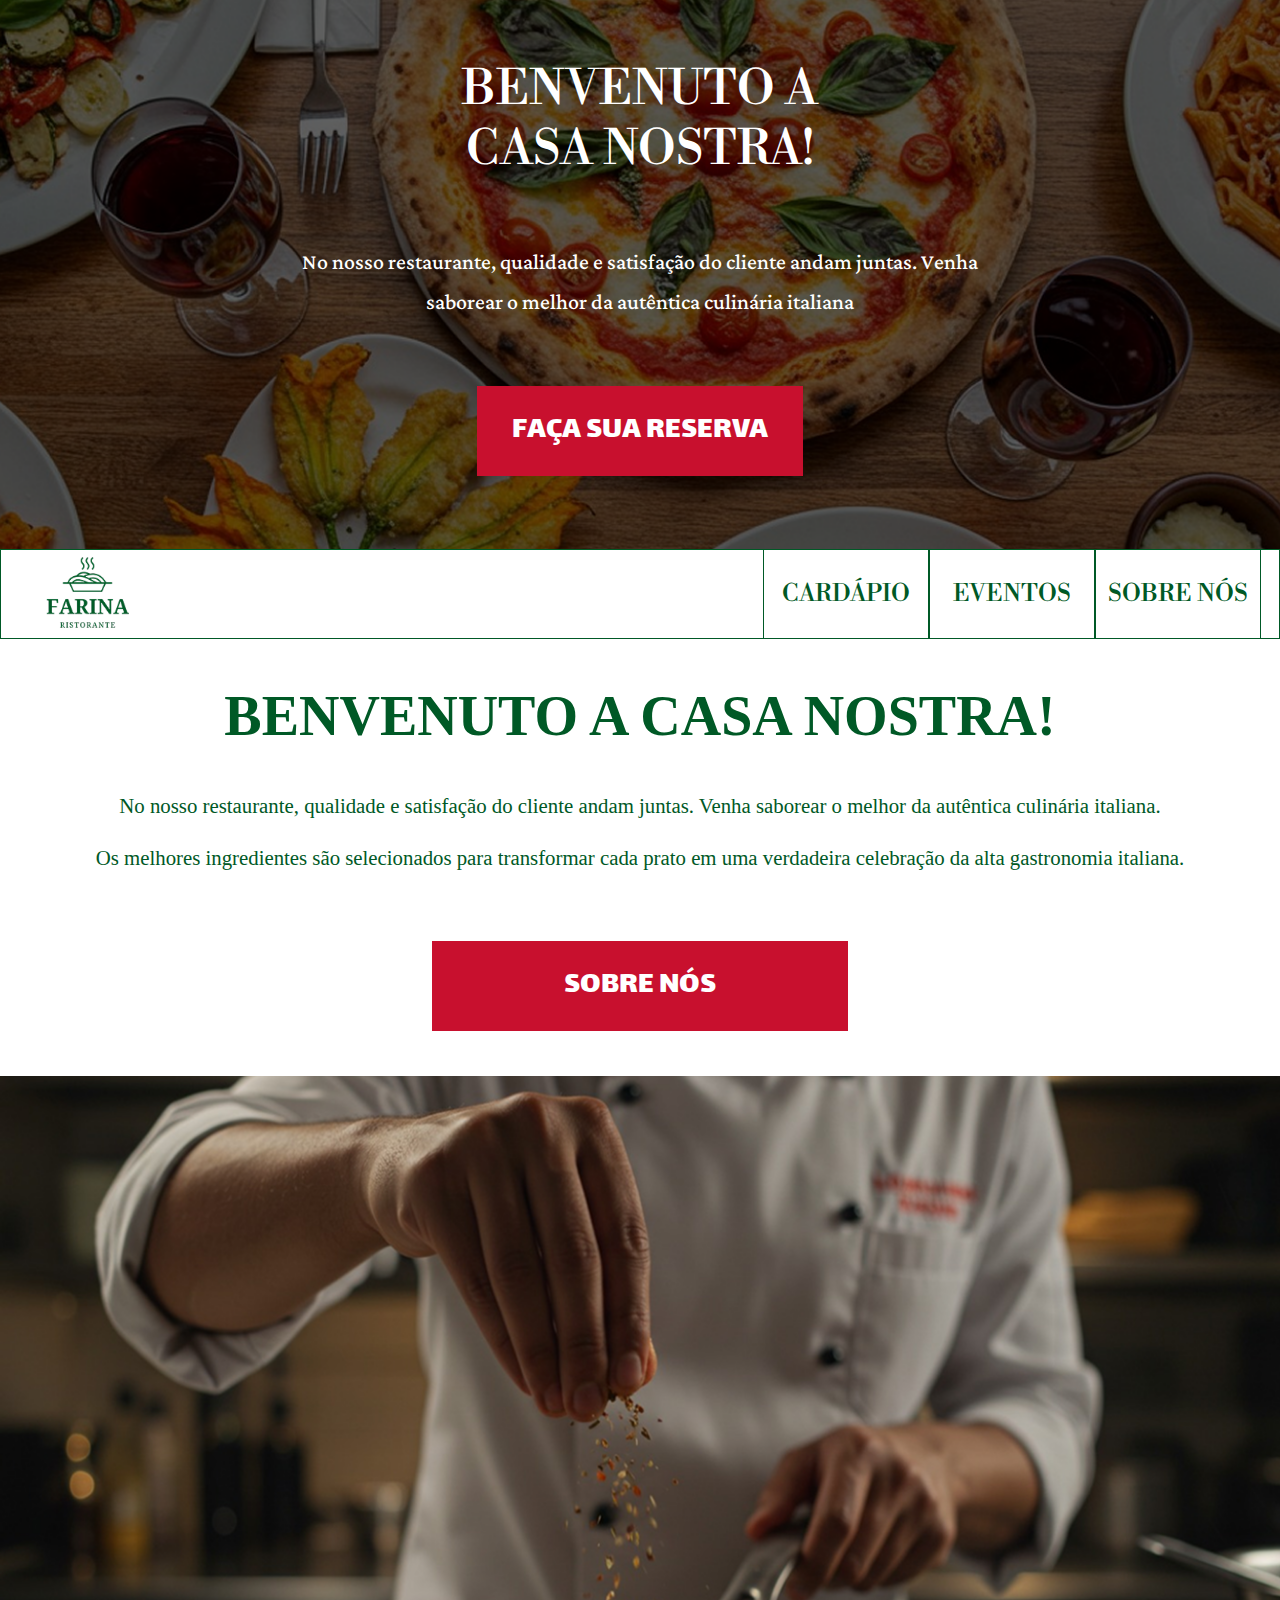
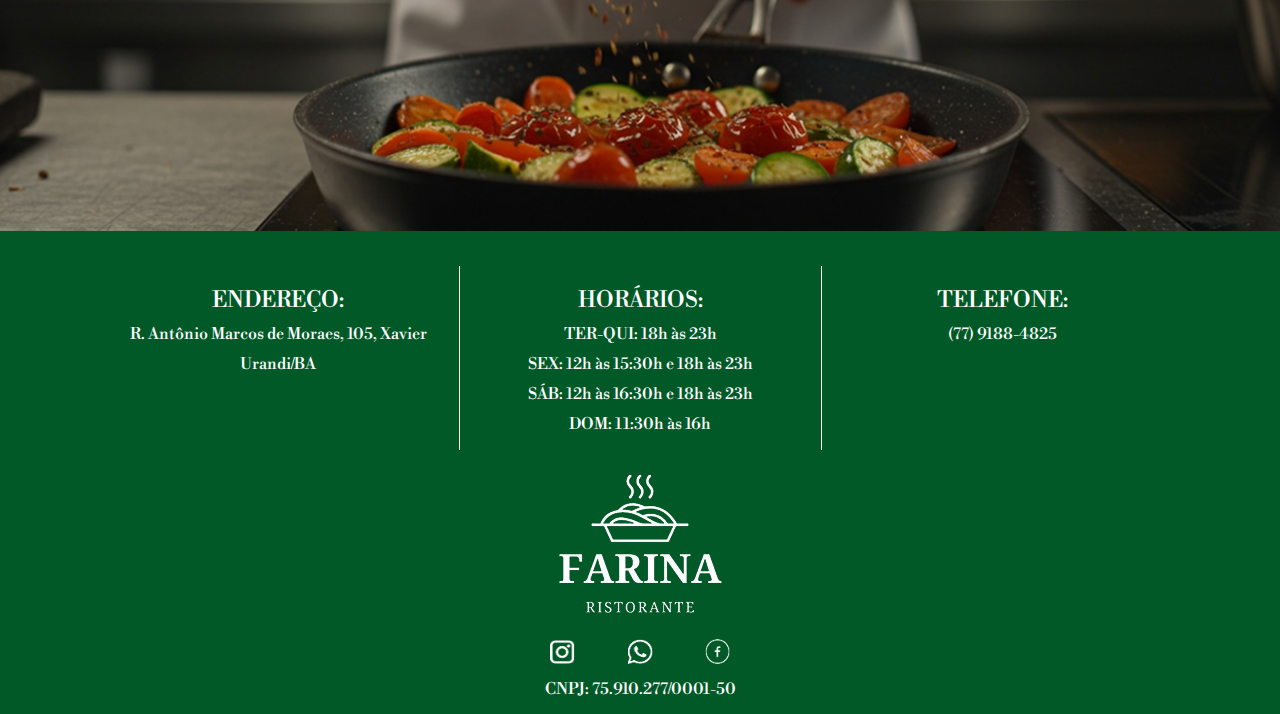
<file: index.html>
<!DOCTYPE html>
<html lang="pt-br">
<head>
    <meta charset="UTF-8">
    <meta name="viewport" content="width=device-width, initial-scale=1.0">
    <link rel="stylesheet" href="src/styles/style.css">
    <link rel="stylesheet" href="src/styles/index.css">
    <link rel="stylesheet" href="src/styles/footer.css">
    <link rel="stylesheet" href="src/styles/nav.css">
    <title>Home</title>
</head>
<body>
    <header>
        <h1>BENVENUTO A <br> CASA NOSTRA!</h1>
        <p id="paragrafo-header">No nosso restaurante, qualidade e satisfação do cliente andam juntas. Venha saborear o melhor da autêntica culinária italiana</p>
        <a class="btn-destaque" href="https://wa.me/557791884825?text=Olá%2C%20gostaria%20de%20fazer%20uma%20reserva" target="_blank">FAÇA SUA RESERVA</a>
    </header>

    <div id="nav"></div>

    <main>
        <section id="section-home">
            <div class="div-section" id="div-section-text">
                <h2>BENVENUTO A CASA NOSTRA!</h2>
                <p>
                    No nosso restaurante, qualidade e satisfação do cliente andam juntas. Venha saborear o melhor da autêntica culinária italiana.
                </p>
                <br>
                <p>
                    Os melhores ingredientes são selecionados para transformar cada prato em uma verdadeira celebração da alta gastronomia italiana.
                </p>

                <a class="btn-destaque" href="#">
                    SOBRE NÓS
                </a>
            </div>

            <div class="div-section" id="div-section-img">
                <img id="img-cozinheiro-extended" src="/src/assets/img/cozinheiro-temperando-extended.png" alt="Cozinheiro Temperando">
                <img id="img-cozinheiro" src="/src/assets/img/cozinheiro-temperando.png" alt="Cozinheiro Temperando">
            </div>
        </section>
    </main>

    <div id="footer"></div>

    <script src="src/scripts/carregarComponentes.js"></script>
    <script>
        carregarComponente("#nav", "components/nav.html")
        carregarComponente("#footer", "components/footer.html")
    </script>
</body>
</html>
</file>
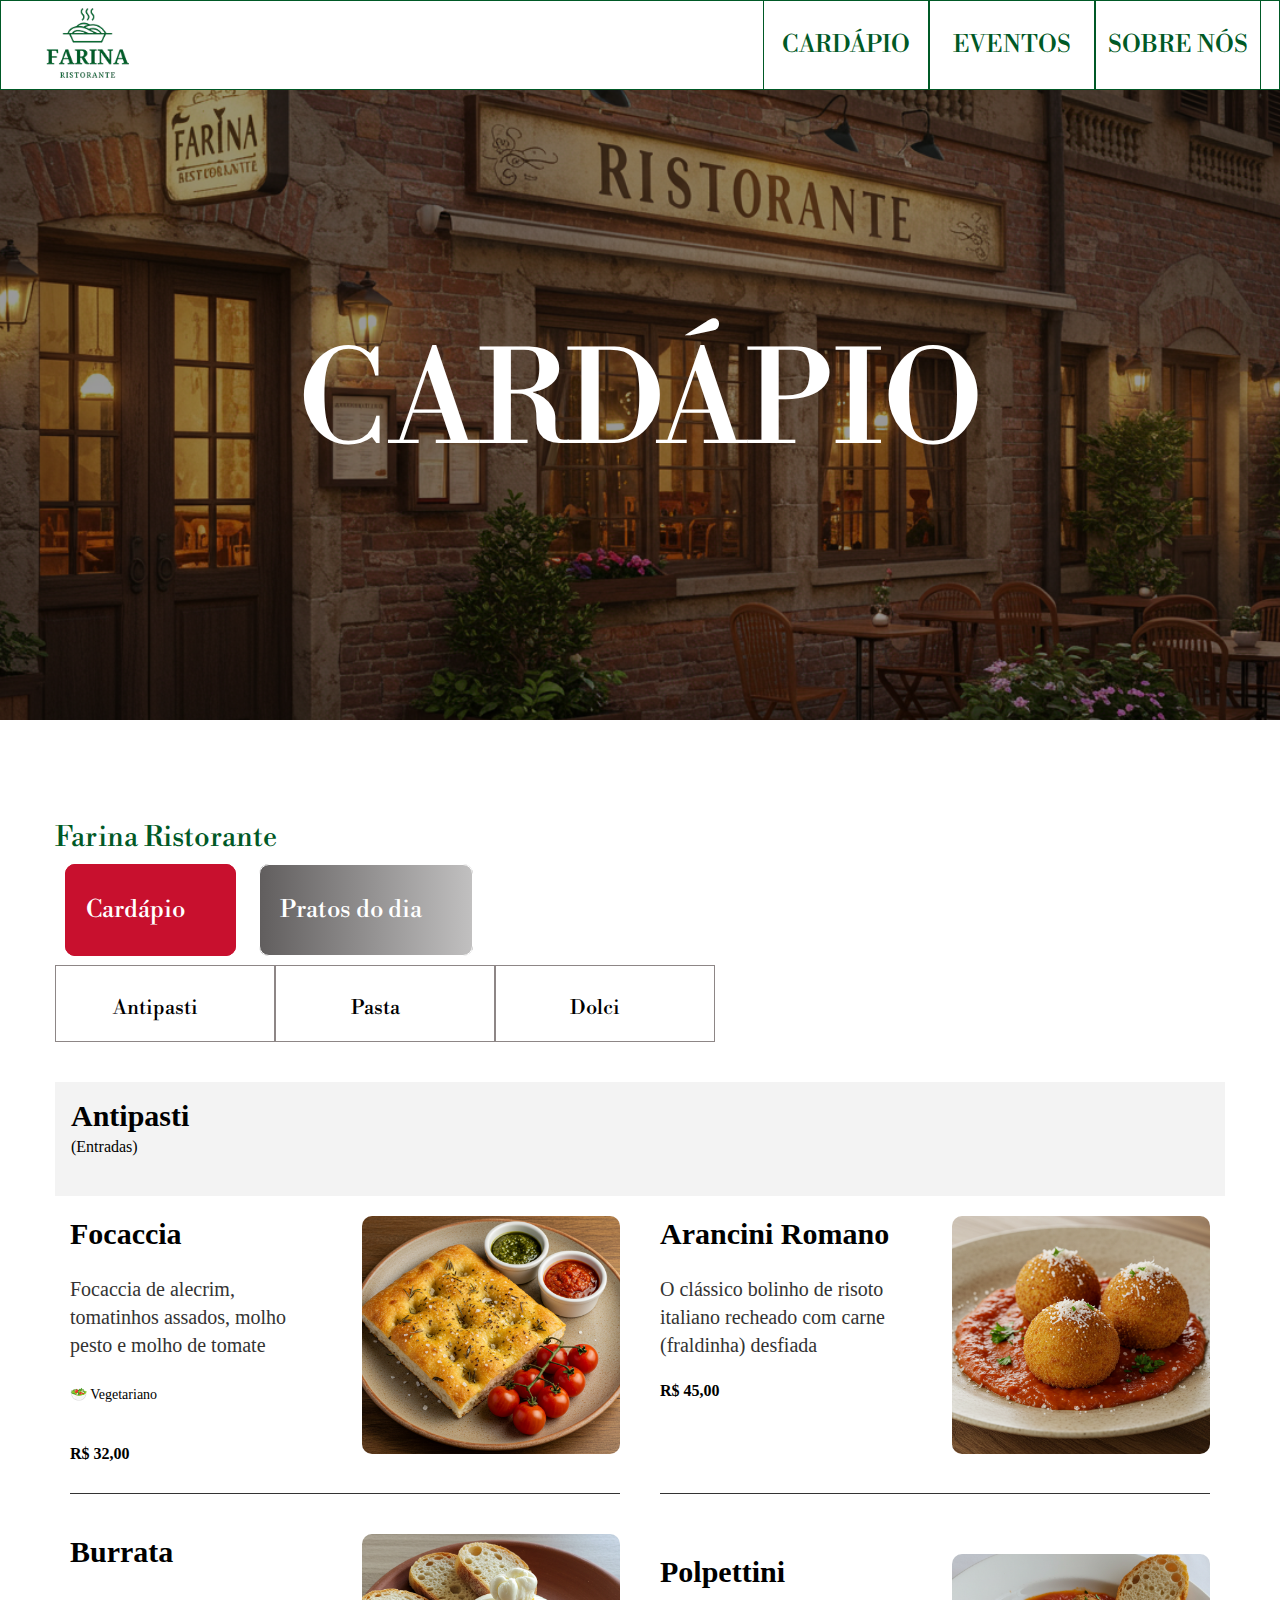
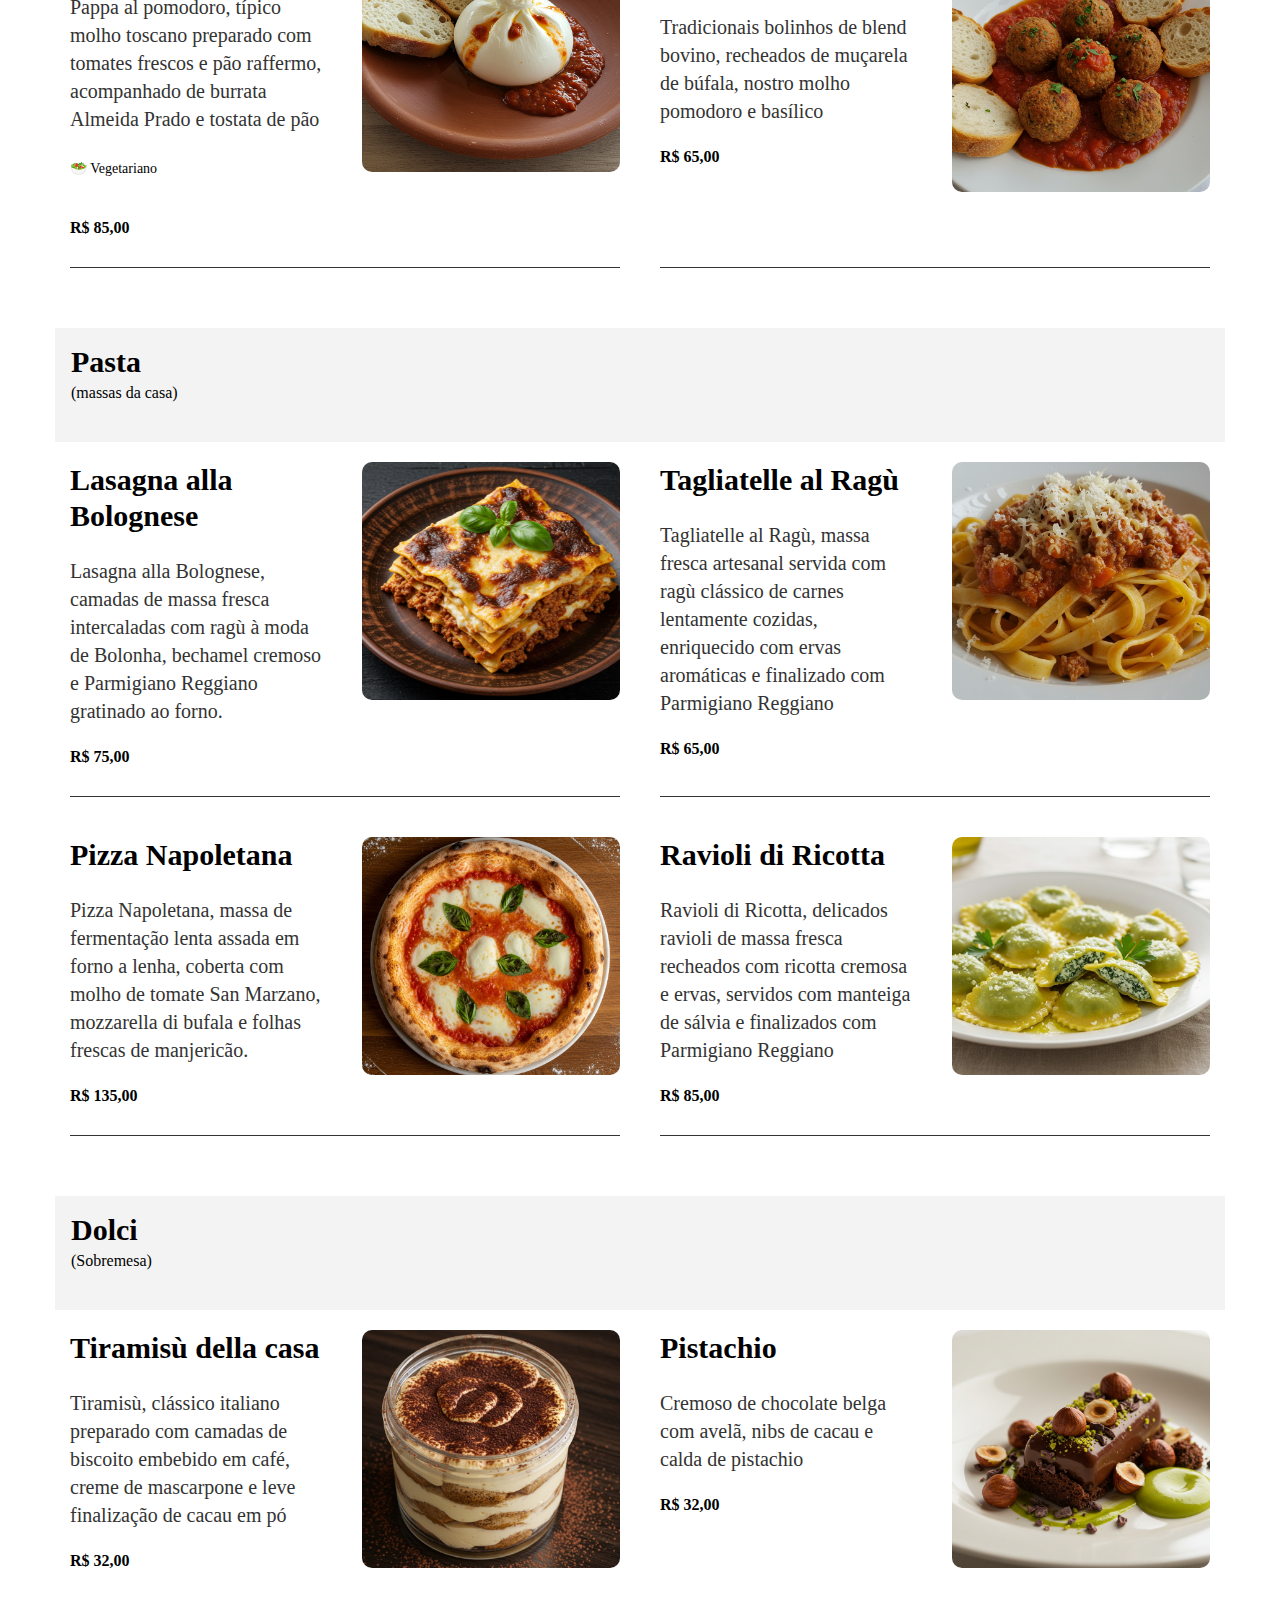
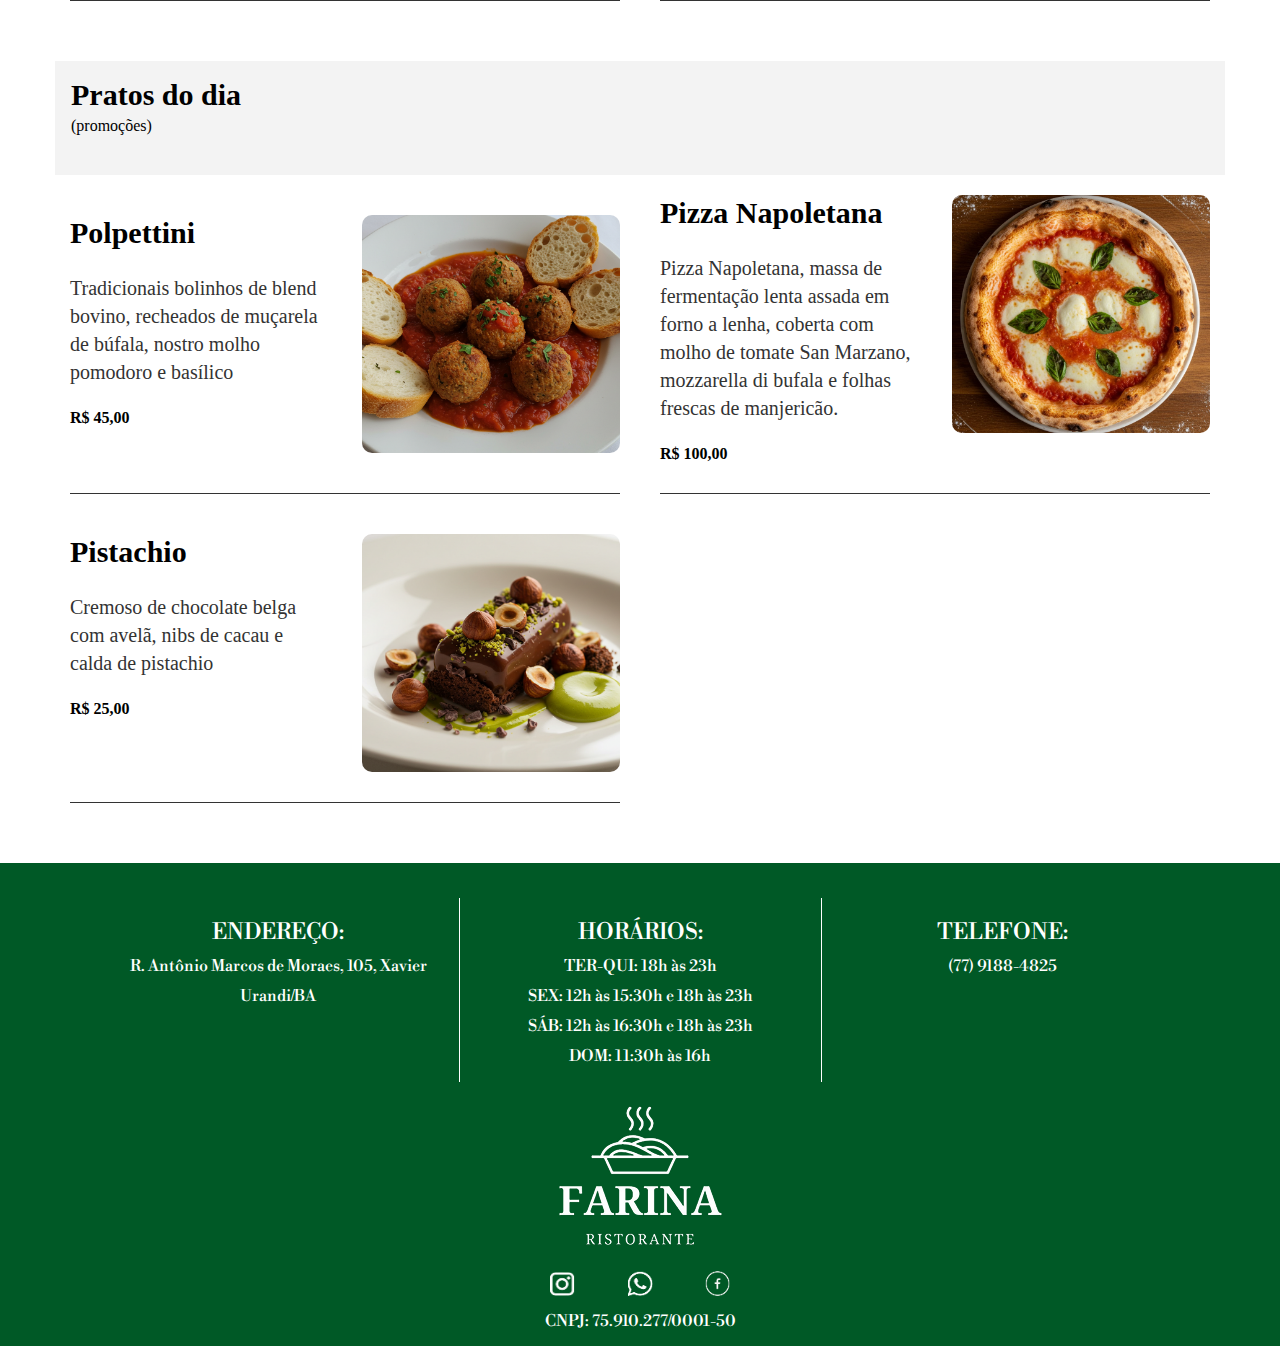
<file: cardápio.html>
<!DOCTYPE html>
<html lang="pt-br">
<head>
    <meta charset="UTF-8">
    <meta name="viewport" content="width=device-width, initial-scale=1.0">
    <link rel="stylesheet" href="./src/styles/style.css">
    <link rel="stylesheet" href="./src/styles/cardápio.css">
    <link rel="stylesheet" href="./src/styles/footer.css">
    <link rel="stylesheet" href="./src/styles/nav.css">
    <title>Cardápio</title>
</head>
<body>
    <div id="nav"></div>
    <header id="cardapio-header">
        <h1>CARDÁPIO</h1>
    </header>
    <main>
        <section id="cardapio">
            <div class="container-principal"> 
                <div class="secao-navegacao"> 
                    <div class="botões-cardápio">
                        <h3>Farina Ristorante</h3>
                        <a class="cardápio">Cardápio</a>
                        <a href="#div-dodia" class="promoção">Pratos do dia</a>
                    </div>
                    <div class="botões-categorias">
                        <a href="#div-antipasti" class="pasta">Antipasti</a>
                        <a href="#div-pasta" class="pasta">Pasta</a>
                        <a href="#div-dolci" class="pasta">Dolci</a>
                    </div>
                </div>
                
                <section id="div-antipasti" class="secao-prato">
                    <div class="cabecalho-faixa-cinza">
                        <h2 class="texto">Antipasti</h2>
                        <p>(Entradas)</p>
                    </div>
                    <div class="aba-Antipasti"> 
                        <div class="menu-grid">
                            <div class="Focaccia item-menu"> 
                                <div class="conteudo">
                                    <h2>Focaccia</h2>
                                    <p class="descricao">Focaccia de alecrim, tomatinhos assados, molho pesto e molho de tomate</p>
                                    <p class="tag">🥗 Vegetariano</p>
                                    <p class="preco">R$ 32,00</p>
                                </div>
                                <img src="./src/assets/img/foto-Focaccia.png" alt="foto-Focaccia">
                            </div>
                            <div class="Arancini-Romano item-menu">
                                <div class="conteudo">
                                    <h2>Arancini Romano</h2>
                                    <p class="descricao">O clássico bolinho de risoto italiano recheado com carne (fraldinha) desfiada</p>
                                    <p class="preço">R$ 45,00</p>
                                </div>
                                <img src="./src/assets/img/Aranci Romano.png" alt="foto-Arancini">
                            </div>
                            <div class="Burrata item-menu"> 
                                <div class="conteudo">
                                    <h2>Burrata</h2>
                                    <p class="descricao">Pappa al pomodoro, típico molho toscano preparado com tomates frescos e pão raffermo, acompanhado de burrata Almeida Prado e tostata de pão</p>
                                    <p class="tag">🥗 Vegetariano</p>
                                    <p class="preco">R$ 85,00</p>
                                </div>
                                <img src="./src/assets/img/Burrata.png" alt="foto-Burrata">
                            </div>
                            <div class="Polpettini item-menu">
                                <div class="conteudo">
                                    <h2>Polpettini</h2>
                                    <p class="descricao">Tradicionais bolinhos de blend bovino, recheados de muçarela de búfala, nostro molho pomodoro e basílico</p>
                                    <p class="preço">R$ 65,00</p>
                                </div>
                                <img src="./src/assets/img/Polpettini.png" alt="foto-Polpettini">
                            </div>
                        </div>  
                    </div>
                </section>
                
                <section id="div-pasta" class="secao-prato">
                    <div class="cabecalho-faixa-cinza">
                        <h2 class="texto">Pasta</h2>
                        <p>(massas da casa)</p>
                    </div>
                    <div class="aba-Pasta">
                        <div class="menu-grid">
                            <div class="Lasagna item-menu"> 
                                <div class="conteudo">
                                    <h2>Lasagna alla Bolognese</h2>
                                    <p class="descricao">Lasagna alla Bolognese, camadas de massa fresca intercaladas com ragù à moda de Bolonha, bechamel cremoso e Parmigiano Reggiano gratinado ao forno.</p>
                                    <p class="preco">R$ 75,00</p>
                                </div>
                                <img src="./src/assets/img/foto-lasangna.png" alt="foto-lasangna">
                            </div>
                            <div class="Tagliatelle item-menu">
                                <div class="conteudo">
                                    <h2>Tagliatelle al Ragù</h2>
                                    <p class="descricao">Tagliatelle al Ragù, massa fresca artesanal servida com ragù clássico de carnes lentamente cozidas, enriquecido com ervas aromáticas e finalizado com Parmigiano Reggiano</p>
                                    <p class="preço">R$ 65,00</p>
                                </div>
                                <img src="./src/assets/img/tagliatelle.png" alt="foto-Tagliatelle">
                            </div>
                            <div class="Pizza item-menu"> 
                                <div class="conteudo">
                                    <h2>Pizza Napoletana</h2>
                                    <p class="descricao">Pizza Napoletana, massa de fermentação lenta assada em forno a lenha, coberta com molho de tomate San Marzano, mozzarella di bufala e folhas frescas de manjericão.</p>
                                    <p class="preco">R$ 135,00</p>
                                </div>
                                <img src="./src/assets/img/pizza.png" alt="foto-Pizza">
                            </div>
                            <div class="Ravioli item-menu">
                                <div class="conteudo">
                                    <h2>Ravioli di Ricotta</h2>
                                    <p class="descricao">Ravioli di Ricotta, delicados ravioli de massa fresca recheados com ricotta cremosa e ervas, servidos com manteiga de sálvia e finalizados com Parmigiano Reggiano</p>
                                    <p class="preço">R$ 85,00</p>
                                </div>
                                <img src="./src/assets/img/ravioli.png" alt="foto-Ravioli">
                            </div>
                        </div>
                    </div>
                </section>

                <section id="div-dolci" class="secao-prato">
                    <div class="cabecalho-faixa-cinza">
                        <h2 class="texto">Dolci</h2>
                        <p>(Sobremesa)</p>
                    </div>
                    <div class="aba-Dolci">
                        <div class="menu-grid">
                            <div class="Tiramisù item-menu"> 
                                <div class="conteudo">
                                    <h2>Tiramisù della casa</h2>
                                    <p class="descricao">Tiramisù, clássico italiano preparado com camadas de biscoito embebido em café, creme de mascarpone e leve finalização de cacau em pó</p>
                                    <p class="preco">R$ 32,00</p>
                                </div>
                                <img src="./src/assets/img/tiramisú.png" alt="foto-Tiramisù">
                            </div>
                            <div class="Pistachio item-menu">
                                <div class="conteudo">
                                    <h2>Pistachio</h2>
                                    <p class="descricao">Cremoso de chocolate belga com avelã, nibs de cacau e calda de pistachio</p>
                                    <p class="preço">R$ 32,00</p>
                                </div>
                                <img src="./src/assets/img/pistachio.png" alt="foto-Pistachio">
                            </div>
                        </div>  
                    </div>
                </section>

                <section id="div-dodia" class="secao-prato">
                    <div class="cabecalho-faixa-cinza">
                        <h2 class="texto">Pratos do dia</h2>
                        <p>(promoções)</p>
                    </div>
                    <div class="aba-dodia">
                        <div class="menu-grid">
                            <div class="Polpettini item-menu">
                                <div class="conteudo">
                                    <h2>Polpettini</h2>
                                    <p class="descricao">Tradicionais bolinhos de blend bovino, recheados de muçarela de búfala, nostro molho pomodoro e basílico</p>
                                    <p class="preço">R$ 45,00</p>
                                </div>
                                <img src="./src/assets/img/Polpettini.png" alt="foto-Polpettini">
                            </div>
                            <div class="Pizza item-menu"> 
                                <div class="conteudo">
                                    <h2>Pizza Napoletana</h2>
                                    <p class="descricao">Pizza Napoletana, massa de fermentação lenta assada em forno a lenha, coberta com molho de tomate San Marzano, mozzarella di bufala e folhas frescas de manjericão.</p>
                                    <p class="preco">R$ 100,00</p>
                                </div>
                                <img src="./src/assets/img/pizza.png" alt="foto-Pizza">
                            </div>
                            <div class="Pistachio item-menu">
                                <div class="conteudo">
                                    <h2>Pistachio</h2>
                                    <p class="descricao">Cremoso de chocolate belga com avelã, nibs de cacau e calda de pistachio</p>
                                    <p class="preço">R$ 25,00</p>
                                </div>
                                <img src="./src/assets/img/pistachio.png" alt="foto-Pistachio">
                            </div>
                        </div>
                    </div>
                </section>
            </div>
        </main>
    </section>
    </main>


    <div id="footer"></div>

    <script src="./src/scripts/carregarComponentes.js"></script>
    <script>
        carregarComponente("#nav", "./components/nav.html")
        carregarComponente("#footer", "./components/footer.html")
    </script>
    
</body>
</html>
</file>
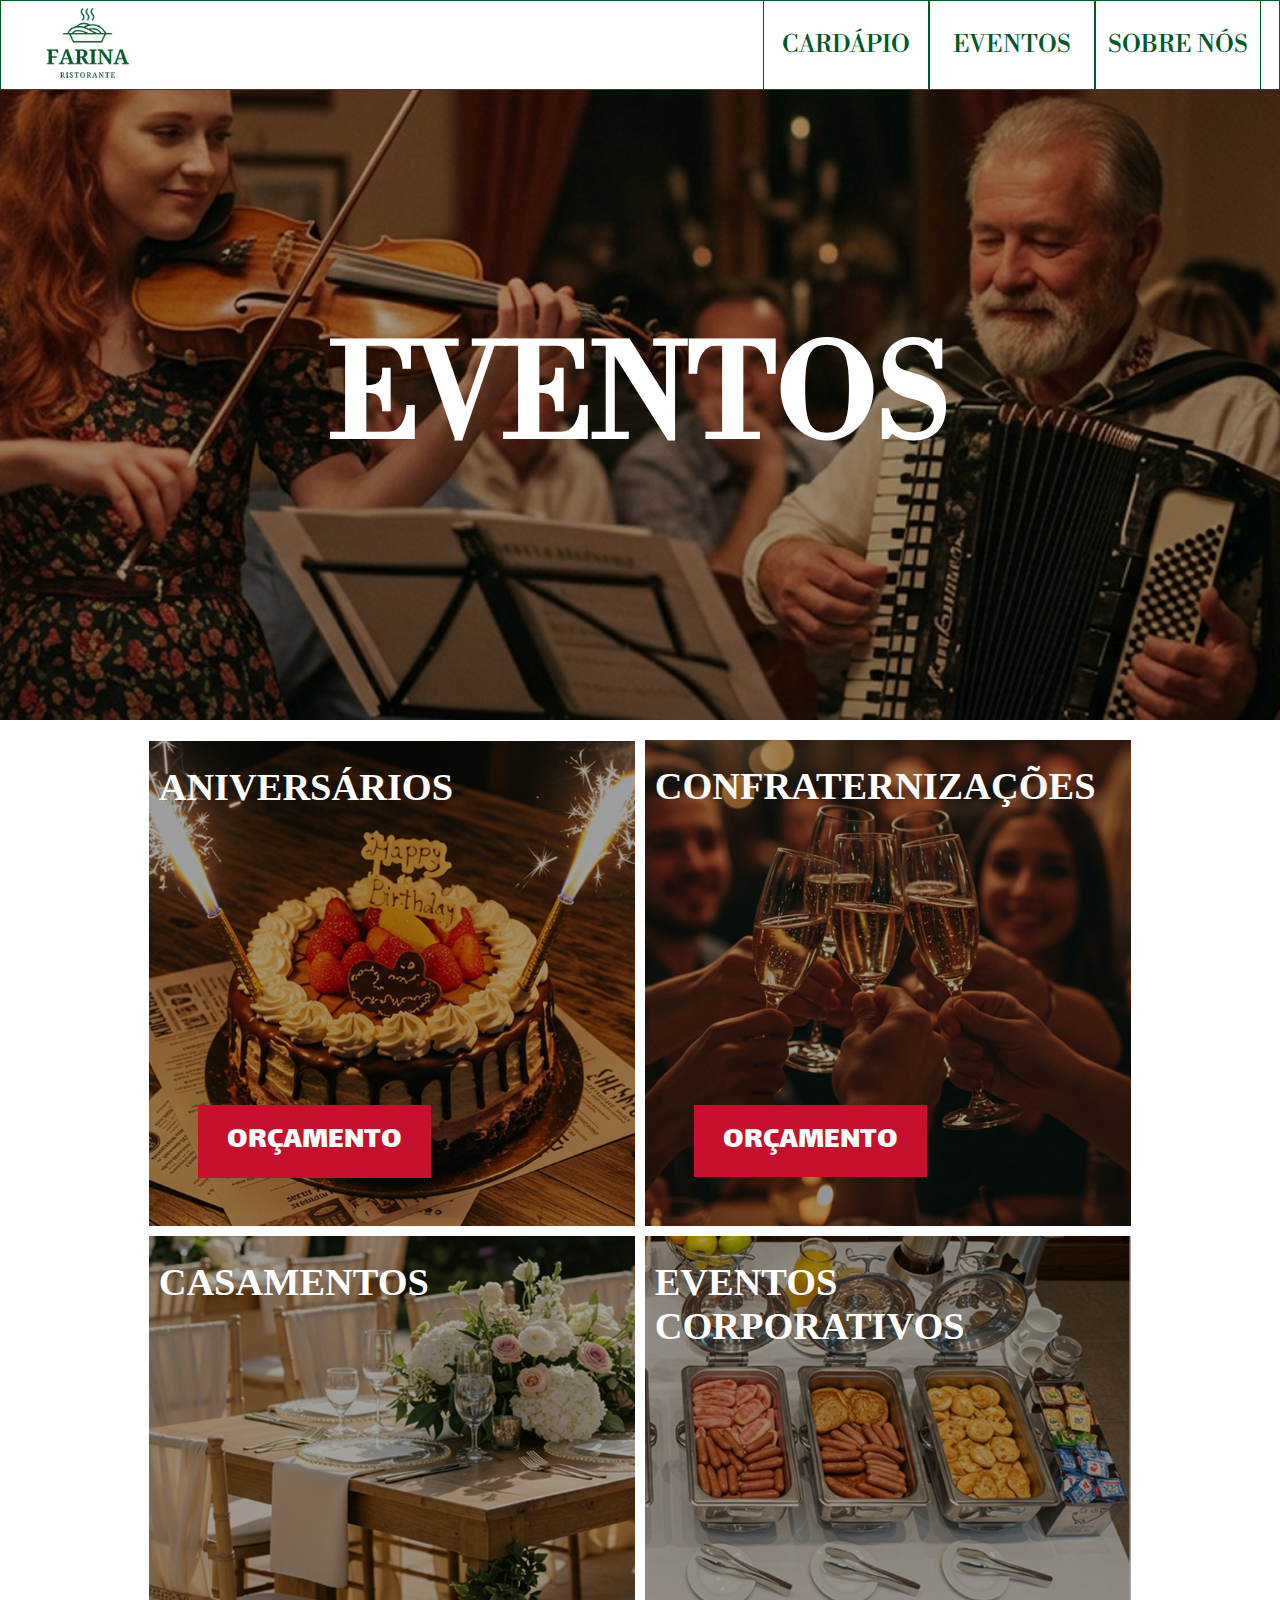
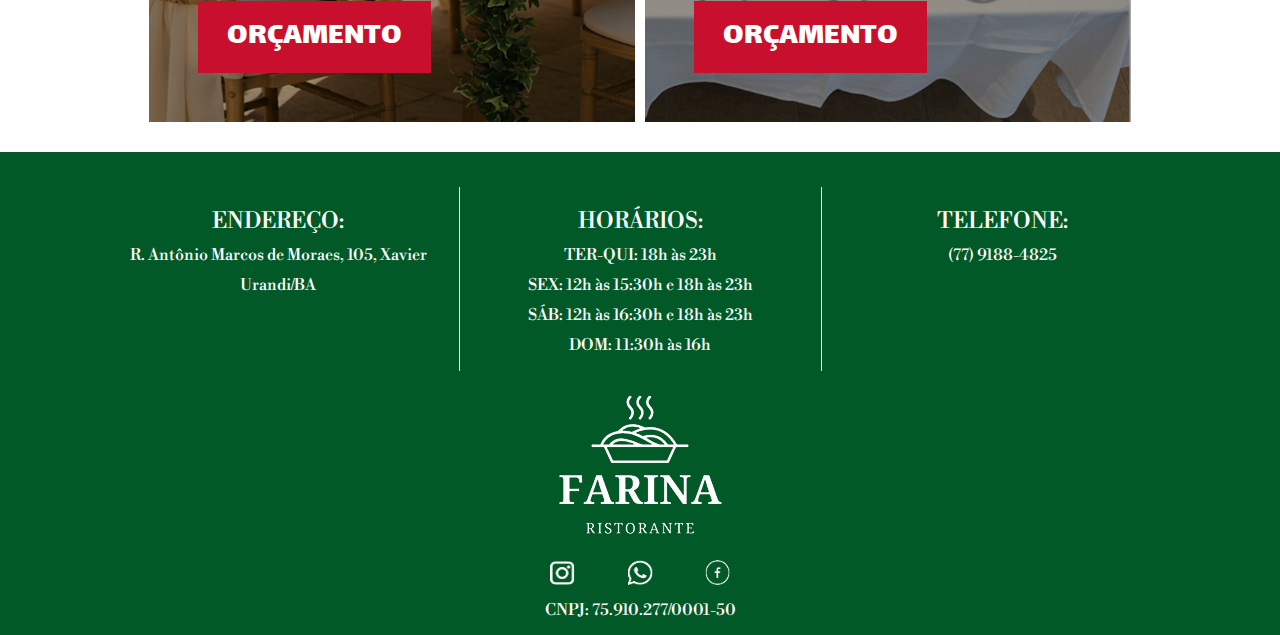
<file: eventos.html>
<!DOCTYPE html>
<html lang="pt-br">
<head>
    <meta charset="UTF-8">
    <meta name="viewport" content="width=device-width, initial-scale=1.0">
    <link rel="stylesheet" href="./src/styles/style.css">
    <link rel="stylesheet" href="./src/styles/eventos.css">
    <link rel="stylesheet" href="./src/styles/footer.css">
    <link rel="stylesheet" href="./src/styles/nav.css">
    <title>Eventos</title>
</head>
<body>
    <div id="nav"></div>

    <header>
        <h1>EVENTOS</h1>
    </header>

    <main>
        <section id="section-eventos">
            <div id="div-limitadora-tamanho">

                <article id="article-aniversario" class="eventos">

                    <img src="./src/assets/img/aniversarios.png" alt="Aniversários">

                    <h2>ANIVERSÁRIOS</h2>

                    <a href="./orcamento.html" class="btn-orcamento">ORÇAMENTO</a>
                </article>

                <article id="article-confraternizacao" class="eventos">
                    
                    <img src="../src/assets/img/confraternizacoes.png" alt="Confraternizações">

                    <h2>CONFRATERNIZAÇÕES</h2>

                    <a href="./orcamento.html" class="btn-orcamento">ORÇAMENTO</a>
                </article>

                <article id="article-casamento" class="eventos">

                    <img src="./src/assets/img/casamentos.png" alt="Casamentos">

                    <h2>CASAMENTOS</h2>

                    <a href="./orcamento.html" class="btn-orcamento">ORÇAMENTO</a>
                </article>

                <article id="article-evento-corporativo" class="eventos">

                    <img src="./src/assets/img/eventos-c.png" alt="Eventos Corporativos">

                    <h2>EVENTOS CORPORATIVOS</h2>

                    <a href="./orcamento.html" class="btn-orcamento">ORÇAMENTO</a>
                </article>

            </div>
        </section>
    </main>

    <div id="footer"></div>

    <script src="./src/scripts/carregarComponentes.js"></script>
    <script>
        carregarComponente("#nav", "./components/nav.html")
        carregarComponente("#footer", "./components/footer.html")
    </script>
</body>
</html>
</file>
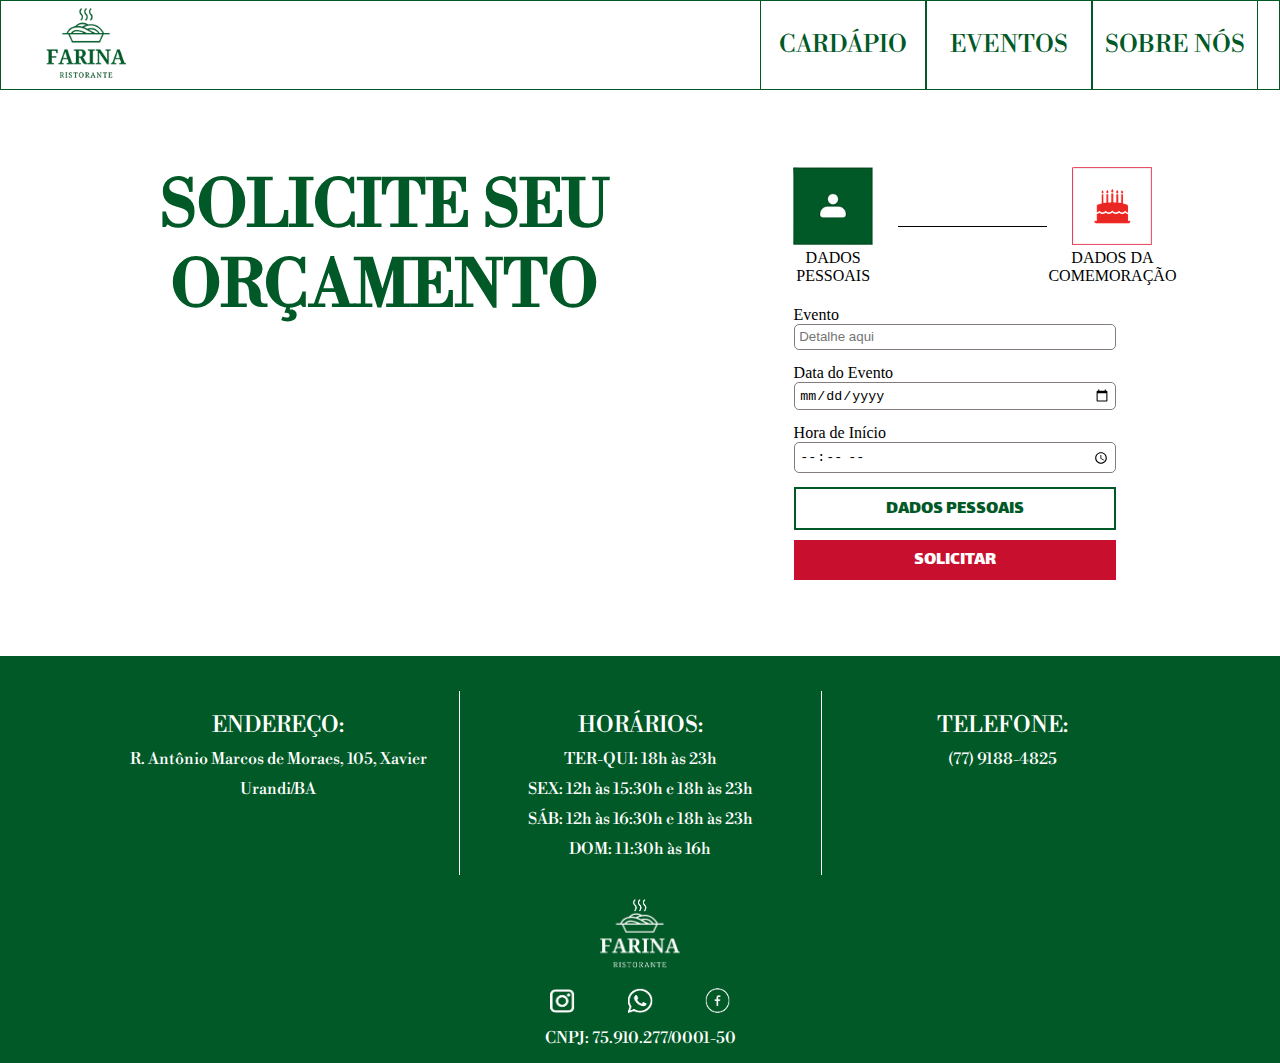
<file: orcamento-pt2.html>
<!DOCTYPE html>
<html lang="pt-br">
<head>
    <meta charset="UTF-8">
    <meta name="viewport" content="width=device-width, initial-scale=1.0">
    <link rel="stylesheet" href="./src/styles/style.css">
    <link rel="stylesheet" href="./src/styles/orcamento2.css">
    <link rel="stylesheet" href="./src/styles/footer.css">
    <link rel="stylesheet" href="./src/styles/nav.css">
    <title>Orçamento</title>
</head>
<body>
    <div id="nav"></div>

    <main>
        <section>
            <div id="div-text">
                <h1>SOLICITE SEU<br>ORÇAMENTO</h1>
            </div>

            <div id="div-form">
                <div id="icones">
                    <div class="icon-dados">
                        <img src="./src/assets/img/dados-pessoais-ok.png" alt="Icone representando que você está na página de cadastro dos dados pessoais">
                        <p>DADOS PESSOAIS</p>
                    </div>
                    
                    
                    <div id="traco"></div>
                    
                    <div class="icon-dados">
                        <img src="./src/assets/img/dados-comemoracao-2.png" alt="Icone representando que a próxima página será a de cadastro das informações da comemoração">
                        <p>DADOS DA COMEMORAÇÃO</p>
                    </div>
                </div>

                <div id="formulario">
                    <form>
                        <label for="evento">Evento</label>
                        <input type="text" name="evento" id="evento" placeholder="Detalhe aqui">
                        <label for="data">Data do Evento</label>
                        <input type="date" name="data" id="data">
                        <label for="hora">Hora de Início</label>
                        <input type="time" name="hora" id="hora">

                        <a href="./orcamento.html" id="btn-voltar" class="btn">DADOS PESSOAIS</a>
                        <a href="#" id="btn-solicitar" class="btn">SOLICITAR</a>
                    </form>
                </div>
            </div>
        </section>
    </main>

    <div id="footer"></div>
    
    <script src="./src/scripts/carregarComponentes.js"></script>
    <script>
        carregarComponente("#nav", "./components/nav.html")
        carregarComponente("#footer", "./components/footer.html")
    </script>
</body>
</html>
</file>
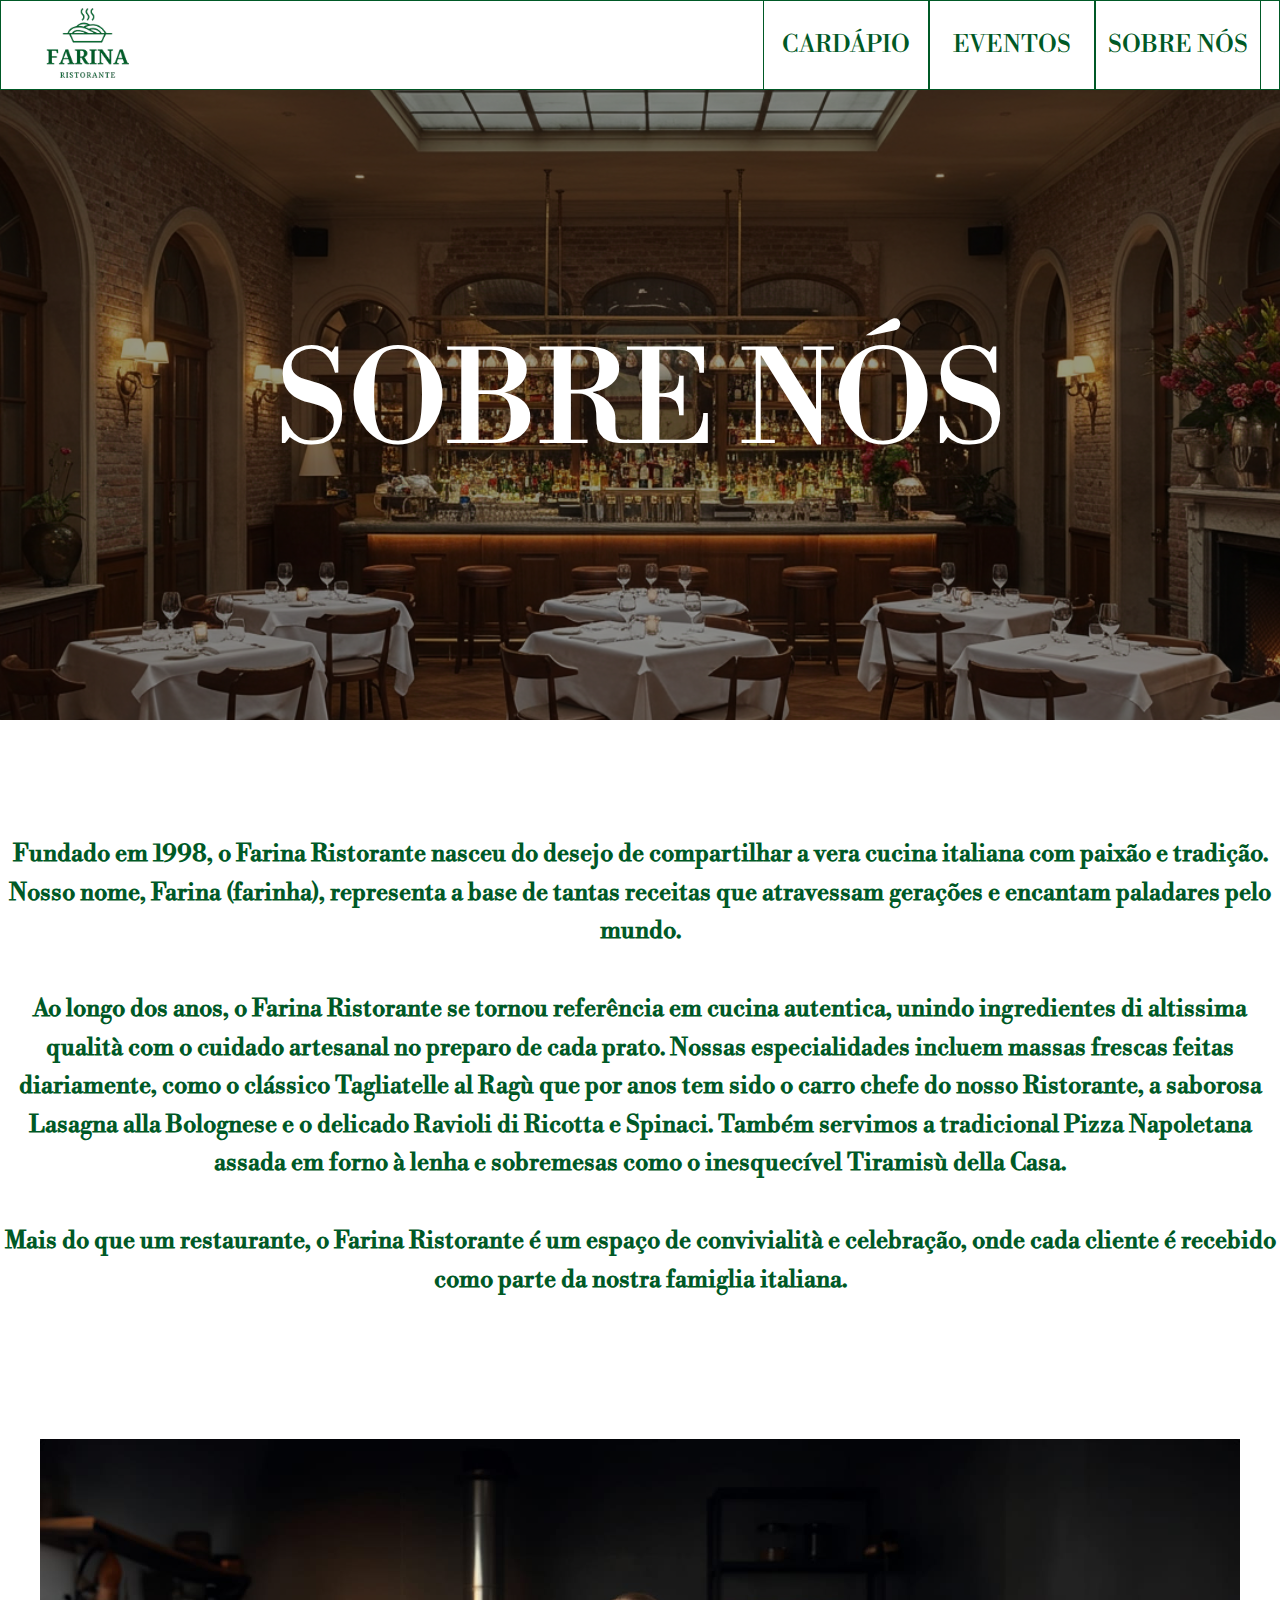
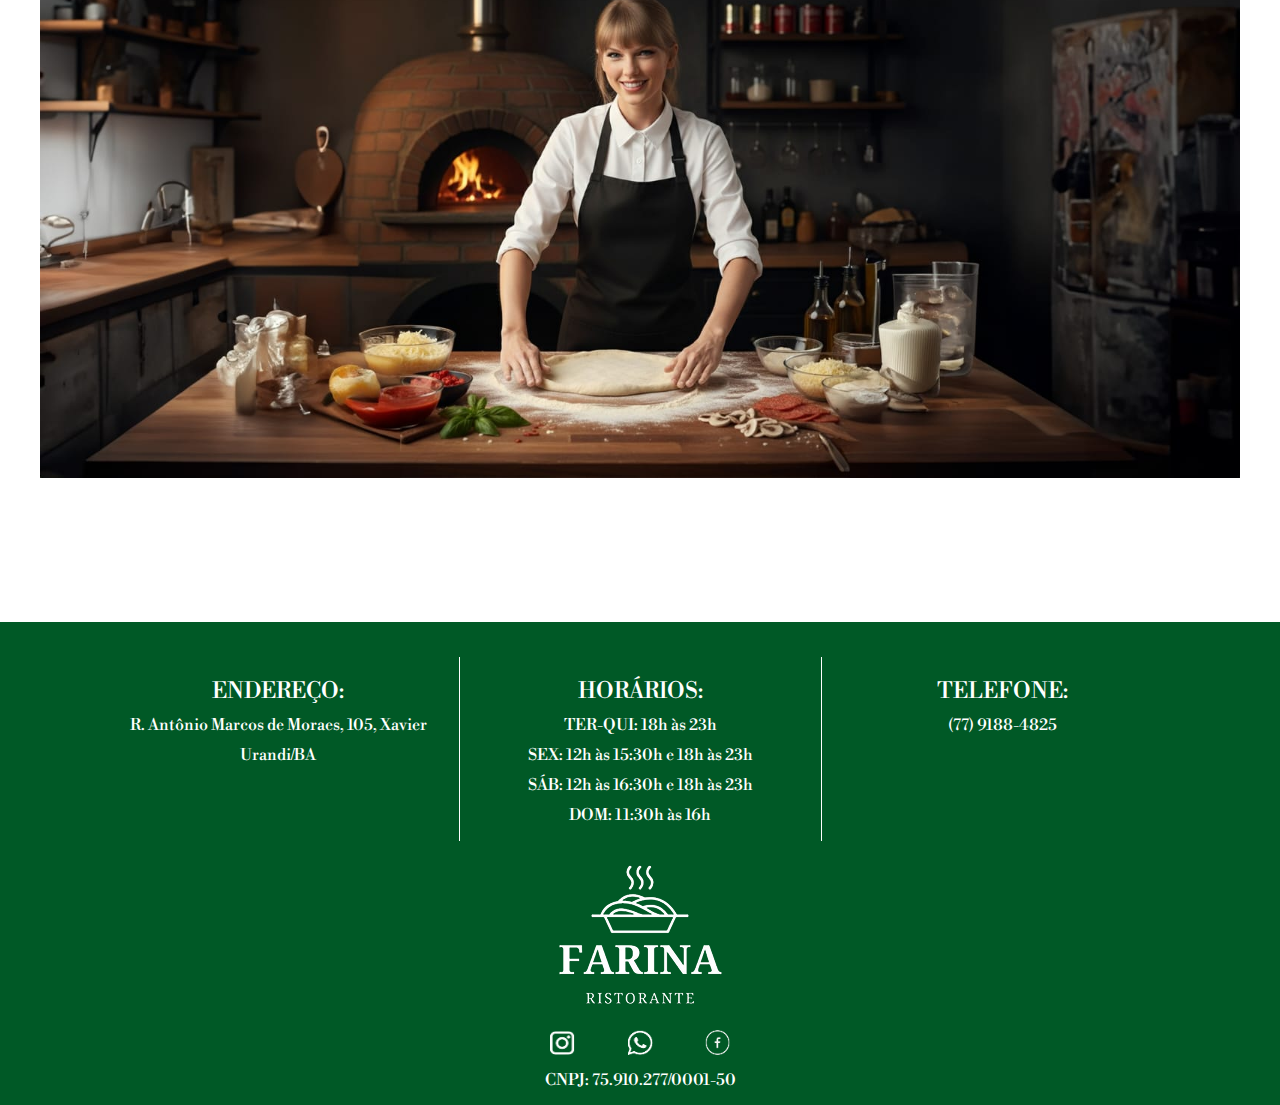
<file: sobrenós.html>
<!DOCTYPE html>
<html lang="pt-br">
<head>
    <meta charset="UTF-8">
    <meta name="viewport" content="width=device-width, initial-scale=1.0">
    <link rel="stylesheet" href="./src/styles/style.css">
    <link rel="stylesheet" href="./src/styles/sobrenós.css">
    <link rel="stylesheet" href="./src/styles/footer.css">
    <link rel="stylesheet" href="./src/styles/nav.css">
    <title>sobrenós</title>
</head>
<body>
    <div id="nav"></div>

    <header>
        <h1>SOBRE NÓS</h1>
    </header>

    <main>
        <div class="caixa-texto-sobrenós">
            <p class="texto">Fundado em 1998, o Farina Ristorante nasceu do desejo de compartilhar a vera cucina italiana com paixão e tradição. Nosso nome, Farina (farinha), representa a base de tantas receitas que atravessam gerações e encantam paladares pelo mundo.</p>
            <p class="texto">Ao longo dos anos, o Farina Ristorante se tornou referência em cucina autentica, unindo ingredientes di altissima qualità com o cuidado artesanal no preparo de cada prato. Nossas especialidades incluem massas frescas feitas diariamente, como o clássico Tagliatelle al Ragù que por anos tem sido o carro chefe do nosso Ristorante, a saborosa Lasagna alla Bolognese e o delicado Ravioli di Ricotta e Spinaci. Também servimos a tradicional Pizza Napoletana assada em forno à lenha e sobremesas como o inesquecível Tiramisù della Casa.</p>
            <p class="texto">Mais do que um restaurante, o Farina Ristorante é um espaço de convivialità e celebração, onde cada cliente é recebido como parte da nostra famiglia italiana.</p>
        </div>
        <div class="caixa-foto">
            <div class="foto-taylor">
                <img src="./src/assets/img/sobrenós-taylor.jpeg" alt="foto-taylor">
            </div>
        </div>

    </main>

    <div id="footer"></div>
    


    <script src="./src/scripts/carregarComponentes.js"></script>
    <script>
        carregarComponente("#nav", "./components/nav.html")
        carregarComponente("#footer", "./components/footer.html")
    </script>
</body>
</html>
</file>
<file: src/styles/style.css>
@font-face {
    font-family: "lalezar";
    src: url("../assets/font/Lalezar/Lalezar-Regular.ttf") format('truetype');
}

@font-face {
    font-family: "lateef";
    src: url("../assets/font/Lateef/Lateef-Regular.ttf") format('truetype');
}

@font-face {
    font-family: "libre bodoni";
    src: url("../assets/font/Libre_Bodoni/LibreBodoni-Regular.ttf") format('truetype');
}

:root {
    --destaque: "lalezar";
    --texto: "lateef";
    --titulos: "libre bodoni";

    --cor-principal: #FFF;
    --cor-secundaria: #005926;
    --cor-destaque: #C8102E;
}

* {
    padding: 0px;
    margin: 0px;
    box-sizing: border-box;
}

a {
    text-decoration: none;
}
</file>
<file: src/styles/index.css>
header {
    display: flex;
    flex-direction: column;

    padding: 10px;
    width: 100%;
    background: url(../assets/img/comidas-fundo.png) no-repeat center center fixed;
    background-size: cover;

    align-items: center;
    text-align: center;
}

header > p, header h1, header a {
    color: var(--cor-principal);
}

h1 {
    font-family: var(--titulos);
    font-size: 5em;
    font-weight: normal;

    margin-top: 4%;
    margin-bottom: 5%;
}

p#paragrafo-header {
    font-family: var(--texto);
    font-size: 1.7em;

    width: 54%;
}

a.btn-destaque {
    margin: 5% 0;
    padding: 20px 35px;
/*     width: 25%;
 */
    background-color: var(--cor-destaque);

    font-family: var(--destaque);
    font-size: 2em;
    text-align: center;
    color: var(--cor-principal);
}

#div-section-text a.btn-destaque {
    width: 35%;
    margin-top: 6%;
}

#section-home, .div-section {
    display: flex;
}

.div-section {
    flex-direction: column;
}

.div-section img {
    height: 100%
}

#div-section-text {
    width: 60%;
    padding: 3.5%;

    color: var(--cor-secundaria);
}

h2 {
    font-size: 6.5em;
}

#div-section-text p {
    margin-top: 10px;
    font-size: 1.3em;
}

#div-section-img {
    width: 40%;
}

#img-cozinheiro-extended {
    display: none;
}

@media (max-width: 695px) {
    header a.btn-destaque {
        margin-top: 7%;
        margin-bottom: 7%;
    }

    #div-section-text {
        text-align: justify;
    }

    #div-section-text a.btn-destaque {
        width: 50%;
        margin-top: 8%;
    }
}

@media (max-width: 1600px) {
    header a.btn-destaque {
        margin-top: 5%;
        margin-bottom: 5%;
    }
}

@media (max-width: 1500px) {
    h1 {
        font-size: 3em;
    }

    #section-home {
        flex-direction: column;
    }

    .div-section {
        width: 100%;
    }

    #div-section-text, #div-section-img {
        width: 100%;
    }

    #div-section-text {
        text-align: center;
    }

    a.btn-destaque {
        margin: auto;
    }

    h2 {
       font-size:3.5em; 
       margin-bottom: 3%;
    }

    #img-cozinheiro {
        display: none;
    }

    #img-cozinheiro-extended {
        display: block;
    }
}
</file>
<file: src/styles/footer.css>
footer {
    display: flex;
    flex-wrap: wrap;
    flex-direction: column;

    background-color: var(--cor-secundaria);

    color: var(--cor-principal);
    text-align: center;
    font-family: var(--titulos);

    padding: 15px;
}
 
#fixacao {
    display: flex;
    width: 90%;    
    margin: auto;
    padding: 20px;

    justify-content: space-around;
    flex-wrap: wrap;
}

.caixa-texto-footer {
    padding: 20px;
    /*width: 33%;*/
    flex: 1;
}

.linha {
    width: 1px;
    height: 184px;
    background-color: var(--cor-principal);
}

.caixa-texto-footer .titulo {
    font-size: 1.4em;
}

.caixa-texto-footer .texto {
    margin-top: 10px;
}

#logo {
    display: block;
    max-width: 228px; /*proporção de 1,086 p/ cada um de altura */
    max-height: 210px;

    margin: auto;
}

#redes-sociais {
    display: flex;

    margin: 15px auto;
    width: 20vh;
    justify-content: space-between;
}

#redes-sociais img {
    width: 25px;
    height: 25px;
}

/* Celular e tals */
@media (max-width: 730px) {
    .linha {
       display: none; 
    }

    #fixacao {
        flex-wrap: wrap;
        flex-direction: column;
    }

    .caixa-texto-footer {
        margin: auto;

    }
}
</file>
<file: src/styles/nav.css>
@keyframes mudar-bg {
    0% {
        background-color: var(--cor-principal);
    }
    100% {
        background-color: #e6e6e6;
    }
}

nav {
    border: 1px solid var(--cor-secundaria);
    width: 100%;
    height: 90px;

    display: flex;
    align-items: center;
}

a.item-nav, a.item-nav > p{
    color: var(--cor-secundaria);
}

a#img {
    margin: 0 49% 0 3%;
    padding: 7px;
    height: 100%;
}

img#img-nav {
    height: 95%;   
}

div.elementos-nav {
    height: 100%;
    width: 13%;
    border-left: 1px solid var(--cor-secundaria);
    border-right: 1px solid var(--cor-secundaria);
    padding: 10px;

    text-align: center;
    align-content: center;
    font-size: 1.5em;
}

div.elementos-nav:hover {
    /* peguei isso aqui de um repositório antigo meu e mudei */
    animation: mudar-bg 1s ease-out 0.1s 1 normal forwards;
}

.elementos-nav p {
    font-family: var(--titulos);
}

@media (max-width: 1120px) {
    nav {
        flex-wrap: wrap;
        flex-direction: column;
        height: auto;
    }

    a#img, a#img > img{
        margin: auto;
    }

    div.elementos-nav {
        width: 100%;

        border-left: none;
        border-right: none;

        border-top: 1px solid var(--cor-secundaria);
        /* border-bottom: 1px solid var(--cor-secundaria); */
    }
}
</file>
<file: src/styles/cardápio.css>
header {
    display: flex;
    flex-direction: column;
    padding: 10px;
    width: 100%;
    min-height: 70vh; 
    background: url(../assets/img/bg-cardápio.png) no-repeat center center fixed;
    background-size: cover;
    text-align: center;
    justify-content: center;
    background-color: rgba(0, 0, 0, 0.4);
    background-blend-mode: darken;
}


h1 {
    font-family: var(--titulos);
    color: var(--cor-principal);
    font-size: clamp(4rem, 10vw, 15rem);;
    line-height: 1.1;
    max-width: 90%; 
    margin: 0 auto;
    text-align: center;
    font-weight: normal;
}


.container-principal {
    max-width: 1200px; 
    margin: 0 auto; 
    padding: 0 15px;
    width: 100%;
}


.secao-navegacao {
    width: 100%;
    margin: 0 auto;
    margin-bottom: 40px; 
}

.botões-cardápio{
    font-family: var(--titulos);
    margin:0 auto;
    padding: 100px 0 40px 0; 
    width: 100%;
    text-align: left;
}
.botões-cardápio h3{
    padding-bottom: 40px;
    font-size: 28px;
    color:#005926 ;
    font-weight:500;
}
.botões-cardápio a{
    border:1px solid;
    padding:30px 50px 30px 20px;
    cursor: pointer;
    text-decoration: none;
    margin: 0 10px;
}
.botões-cardápio .cardápio{
    background-color:#C8102E;
    border-radius: 10px;
    color: var(--cor-principal);
    font-weight: 500;
    font-size: 24px;
    border-color: #C8102E;
}
.pasta{
    color: black;
    text-decoration: none;
}
.botões-cardápio .promoção {
    color:var(--cor-principal);
    font-size:24px ;
    font-weight: 500;
    border-radius: 10px;
    background: linear-gradient( to right,#615E5E, #C1C0C0);
}

.botões-categorias{
    display: flex;
    width: 100%;
    padding: 0; 
}
.botões-categorias a{
    flex: 1; 
    max-width: 220px;
    font-family: var(--titulos);
    padding:30px 40px 20px 20px;
    border: 1px solid;
    cursor: pointer;
    border-color:#8D8686 ;
    font-size: 20px;
    text-align: center
}



.secao-prato {
    width: 100%;
    margin: 40px auto; 
    max-width: 1200px;
}


.cabecalho-faixa-cinza {
    width: 100%;
    background-color: #F3F3F3; 
    padding: 16px 16px 40px 16px; 
    margin-bottom: 0; 
}

.cabecalho-faixa-cinza .texto { 
    padding-top: 1px;
    text-align: left;
    font-size: 30px; 
    font-weight: 700;
    margin-bottom: 5px;
}


.aba-Antipasti, .aba-Pasta, .aba-Dolci, .aba-dodia{
    padding-top: 20px; 
    margin: 0 auto;
    max-width: 100%;
    background-color: #FFFFFF; 
    padding-left: 15px;
    padding-right: 15px;
    padding-bottom: 20px;
}


.menu-grid{
    display: grid;
    grid-template-columns: repeat(2, 1fr); 
    gap: 40px;
}


.item-menu {
    display: flex;
    justify-content: space-between;
    align-items: flex-start;
    gap: 40px;
    padding-bottom: 30px;
    border-bottom: 1px solid #333333; 
}
.Polpettini{
    padding-top: 20px;
}


.conteudo{
    display: flex;
    flex-direction: column;
    gap: 8px;
    flex: 1;
    align-self: flex-start;
}

.conteudo h2{
    font-size: 30px;
    font-weight: 700;
    margin: 0;
    line-height: 1.2;
    padding-bottom: 15px;
}

.conteudo .descricao{
    font-size: 20px;
    padding-bottom: 15px;
    line-height: 1.4;
    color: #333;
    margin: 0;
}

.conteudo .tag{
    font-size: 14px;
    margin: 4px 0;
    padding-bottom: 30px;
}


.conteudo .preco,
.conteudo .preço {
    font-size: 16px;
    font-weight: 600;
    margin: 0;
    padding-top: 0 !important; 
    margin-top: auto;
}

.aba-Antipasti img, .aba-Pasta img, .aba-Dolci img, .aba-dodia img {
    border-radius: 10px;
    width: 258px;
    height: 238px;
    object-fit: cover;
    flex-shrink: 0;
}



/*AUXILIO DE IA*/
@media (max-width: 1120px) {
    header {
        min-height: 50vh;
        background-attachment: scroll;
        padding: 20px;
    }
    
    .botões-cardápio {
        padding: 40px 20px;
        text-align: center;
    }

    .botões-cardápio a {
        display: block;
        margin: 10px auto;
        max-width: 350px;
        padding: 20px;
    }

    .botões-categorias {
        flex-wrap: wrap;
        padding: 20px;
        gap: 20px;
    }

    .botões-categorias a {
        flex: 1 1 45%;
        max-width: 100%;
        padding: 20px;
    }

    .secao-prato {
        max-width: 100%;
        padding: 0;
        margin: 40px auto;
    }
    
    .aba-Antipasti, .aba-Pasta, .aba-Dolci, .aba-dodia {
        padding: 20px;
    }

    /* Quebra para uma coluna */
    .menu-grid {
        grid-template-columns: 1fr;
        gap: 40px;
    }
   
    .item-menu {
        flex-direction: column;
        align-items: center;
        text-align: center;
    }

    .aba-Antipasti img, .aba-Pasta img, .aba-Dolci img, .aba-dodia img {
        width: 90%;
        max-width: 400px;
        height: auto;
    }

    .conteudo {
        align-items: center;
        text-align: center;
    }

    .conteudo .preco, .conteudo .preço {
        padding-top: 10px !important; 
    }
}
/*AUXILIO DE IA*/
@media (max-width: 760px) {

    header {
        min-height: 40vh;
    }

    .botões-cardápio {
        padding: 20px;
    }

    .botões-cardápio a {
        max-width: 100%;
        padding: 18px;
        font-size: 20px;
    }

    .botões-categorias {
        gap: 10px;
    }

    .botões-categorias a {
        flex: 1 1 100%;
        font-size: 18px;
        padding: 15px;
    }

    .conteudo h2 {
        font-size: 22px;
    }

    .conteudo .descricao {
        font-size: 16px;
    }

    .aba-Antipasti img, .aba-Pasta img, .aba-Dolci img, .aba-dodia img {
        width: 100%;
    }
}
</file>
<file: src/styles/eventos.css>
header {
    display: flex;
    flex-direction: column;

    padding: 10px;
    width: 100%;
    height: 70vh;
    background: url(../assets/img/bg-eventos.png) no-repeat center center fixed;
    background-size: cover;

    text-align: center;
    justify-content: center;
}

h1 {
    font-family: var(--titulos);
    font-size: clamp(2rem, 10vw, 15rem);
    color: var(--cor-principal);

    margin-top: 4%;
    margin-bottom: 5%;
}

section {
    padding: 20px;
    height: auto/* 68vw */;
}

#div-limitadora-tamanho {
    width: 80%;
    height: 100%;
    margin: auto;

    display: flex;
    flex-wrap: wrap;
    flex-direction: row;
}

article.eventos {
    width: 49%;
    height: 49%;
    margin: auto;
    margin-bottom: 1%;
}

#article-aniversario,
#article-confraternizacao,
#article-casamento,
#article-evento-corporativo {
    position: relative;
}

#article-aniversario img,
#article-confraternizacao img,
#article-casamento img,
#article-evento-corporativo img{
    display: block;
    width: 100%;
    height: 100%;
}

#article-aniversario h2,
#article-confraternizacao h2,
#article-casamento h2,
#article-evento-corporativo h2 {
    position: absolute;
    top: 5%;
    left: 2%;

    font-size: clamp(1.4em, 3vw, 15rem);;
    color: var(--cor-principal);
}

.btn-orcamento {
    position: absolute;
    bottom: 10%;
    left: 10%;

    width: 48%;
    height: 15%;
    background-color: var(--cor-destaque);

    color: white;
    font-family: var(--destaque);
    font-size: clamp(1em, 2.5vw, 15em);

    display: flex;
    justify-content: center;
    align-items: center;
}

@media (max-width: 730px) {
    section {
        height: auto;
    }
    
    #div-limitadora-tamanho {
        flex-direction: column;
        flex-wrap: nowrap;
    }

    article.eventos {
        width: 75%;
        height: 75%;
    }
}
</file>
<file: src/styles/orcamento2.css>
main {
    height: auto;
    padding: 6% 0;
}

section {
    display: flex;
}

#div-text {
    width: 60%;

    font-family: var(--titulos);
    text-align: center;
    font-size: clamp(1.3em, 2.5vw, 10rem);
    color: var(--cor-secundaria);
}

#div-form {
    width: 40%;
}

div#icones {
    display: flex;
    align-items: center;
    width: 80%;

    margin-bottom: 4%;
}

div.icon-dados {
    text-align: center;
    width: 35%;
}

img {
    width: 80px;
}

div#traco {
    height: 1px;
    width: 40%;

    background-color: black;
}

#formulario {
    width: 90%;
    margin: auto;
}

form {
    width: 100%;
    display: flex;
    flex-direction: column;
}

input {
    width: 70%;
    margin-bottom: 3%;
    padding: 1%;

    border-radius: 5px;
    border: 1px solid #847C7C;
}

.btn {
    width: 70%;
    height: 15%;
    padding: 1%;

    font-family: var(--destaque);
    font-size: clamp(1em, 1.5vw, 10em);
    text-align: center;

    justify-content: center;
    align-items: center;
}

#btn-voltar {
    background-color: var(--cor-principal);
    color: var(--cor-secundaria);
    border: 2px solid var(--cor-secundaria);

    margin-bottom: 10px;
}

#btn-solicitar {
    background-color: var(--cor-destaque);
    color: var(--cor-principal);
}


@media (max-width: 1120px) {
    section {
        flex-direction: column;
    }

    div#div-text {
        width: 100%;
    }

    div#div-form {
        width: 100%;
    }

    div#icones {
        width: 100%;
    }

    form {
        flex-direction: column;
        margin: auto;
        align-items: center;
    }

    #div-form {
        display: flex;
        flex-direction: column;
        margin: auto;
    }    

    #formulario {
        width: 80%;
        margin: auto;
    }

    label {
        align-items: flex-start;
    }

    input {
        width: 70%;
    }
}
</file>
<file: src/styles/sobrenós.css>
header {
    display: flex;
    flex-direction: column;

    padding: 10px;
    width: 100%;
    height: 70vh;
    background: url(../assets/img/bg-sobrenós.png) no-repeat center center fixed;
    background-size: cover;

    text-align: center;
    justify-content: center;
   
    background-color: rgba(0, 0, 0, 0.4);
    background-blend-mode: darken;
}


h1 {
    font-family: var(--titulos);
    color: var(--cor-principal);
    font-size: clamp(2rem, 10vw, 15rem);
    line-height: 1.1;
    max-width: 90;
    margin: 0 auto;
    text-align: center;
    font-weight: normal;
}

.caixa-texto-sobrenós{
    font-family: var(--titulos);
    max-width:1400px;
    max-height: 895px;
    margin:0 auto;
    text-align:center;
    line-height:1.6;
    margin-top: 9%;
    margin-bottom:10%;

}
.caixa-texto-sobrenós .texto{
    font-weight: 600;
    font-size:clamp(1.2rem,1.5rem,1.8rem);
    margin-bottom:40px;
    color:#005926 ;
}
.caixa-foto {
    width: 100%;
    display:flex;   
    justify-content: center;
    margin:140px 0px;

}
.foto-taylor img{
    max-width: 1200px;
    min-width:300px;
    width: 100%;
    height: auto;

}
</file>
